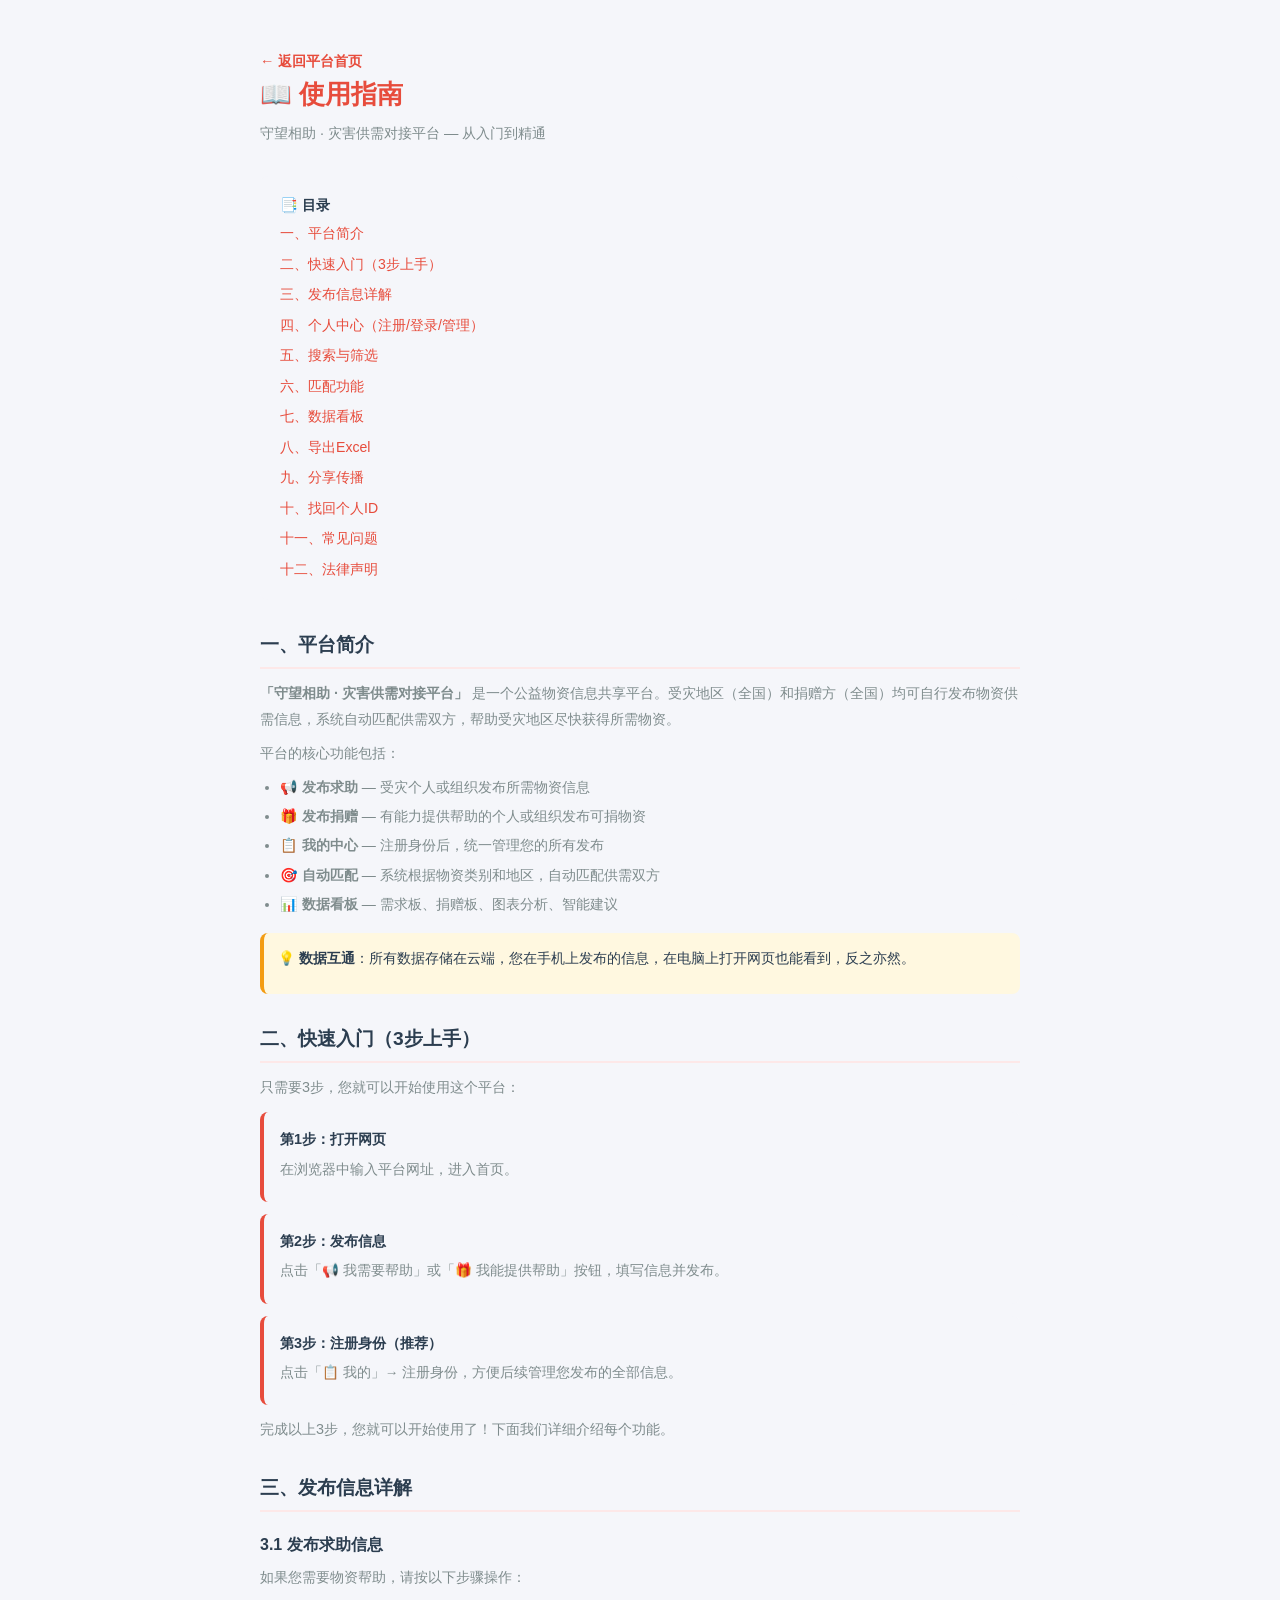
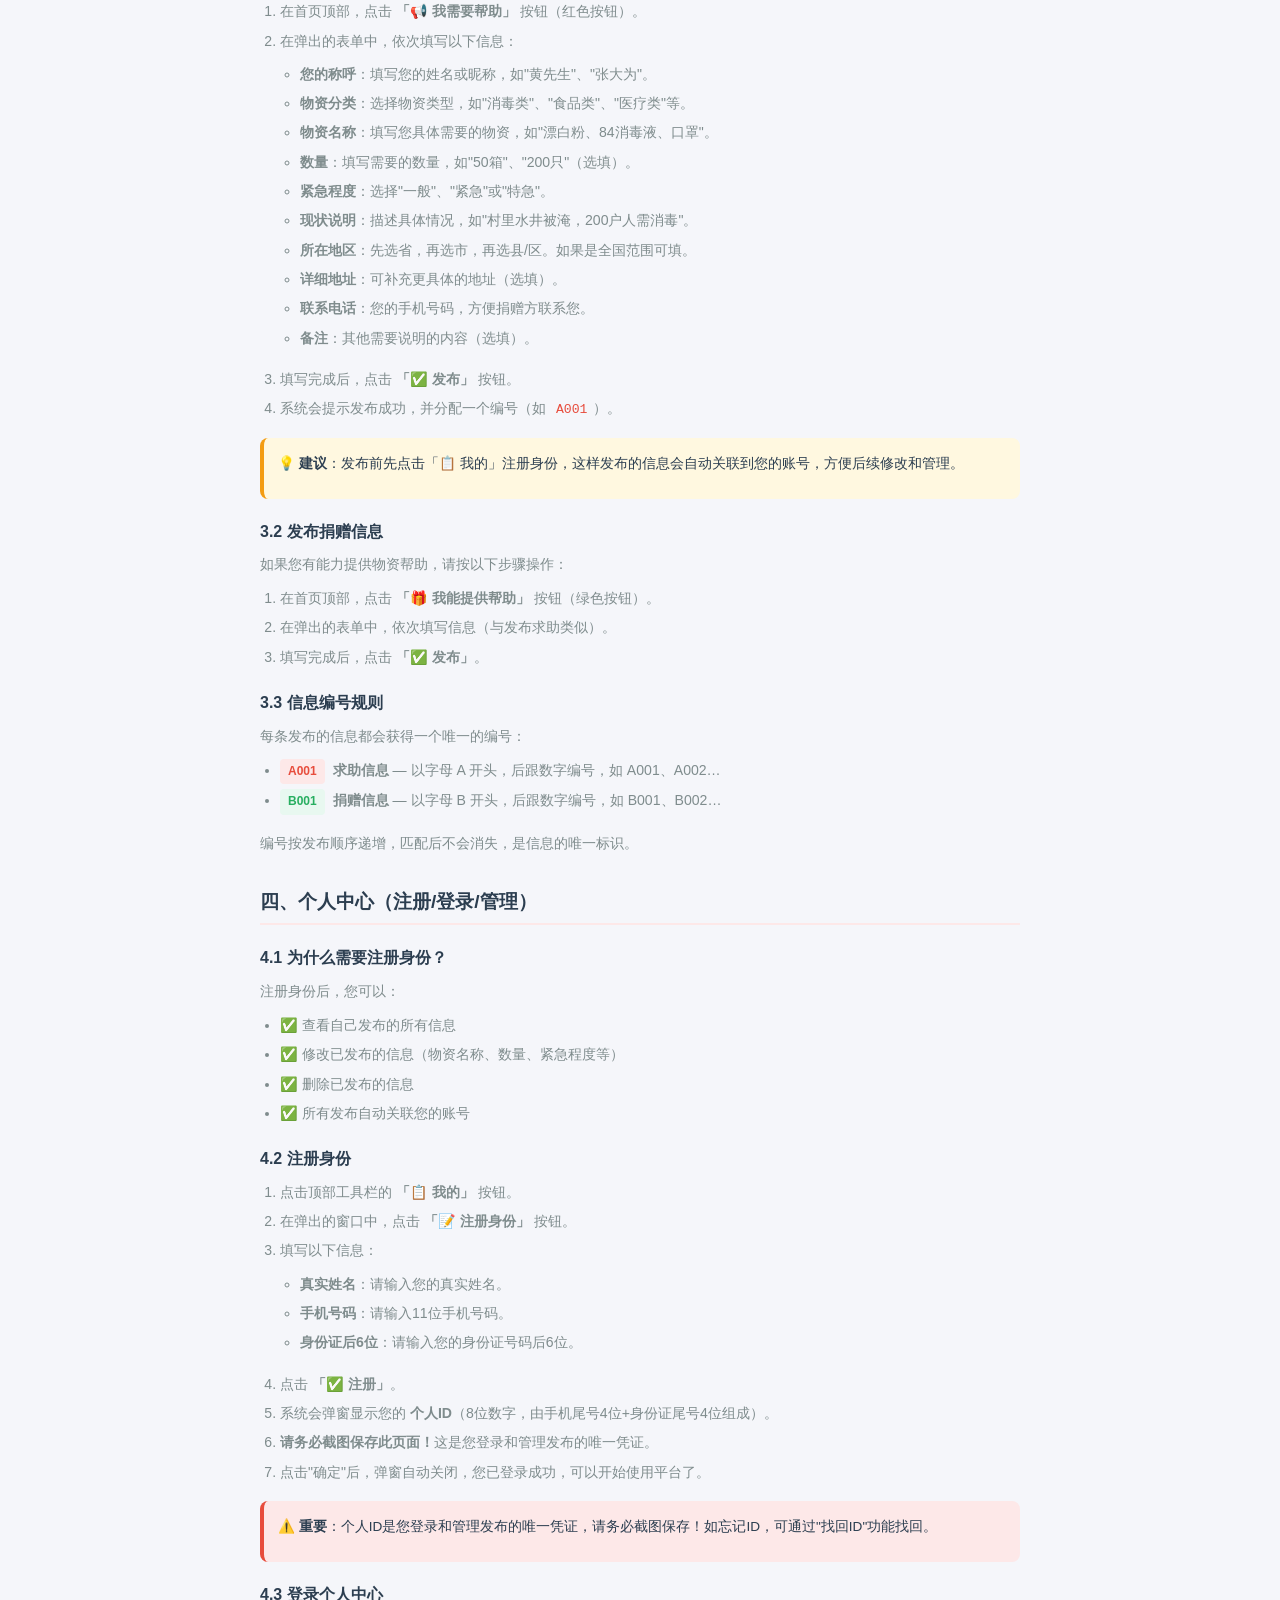
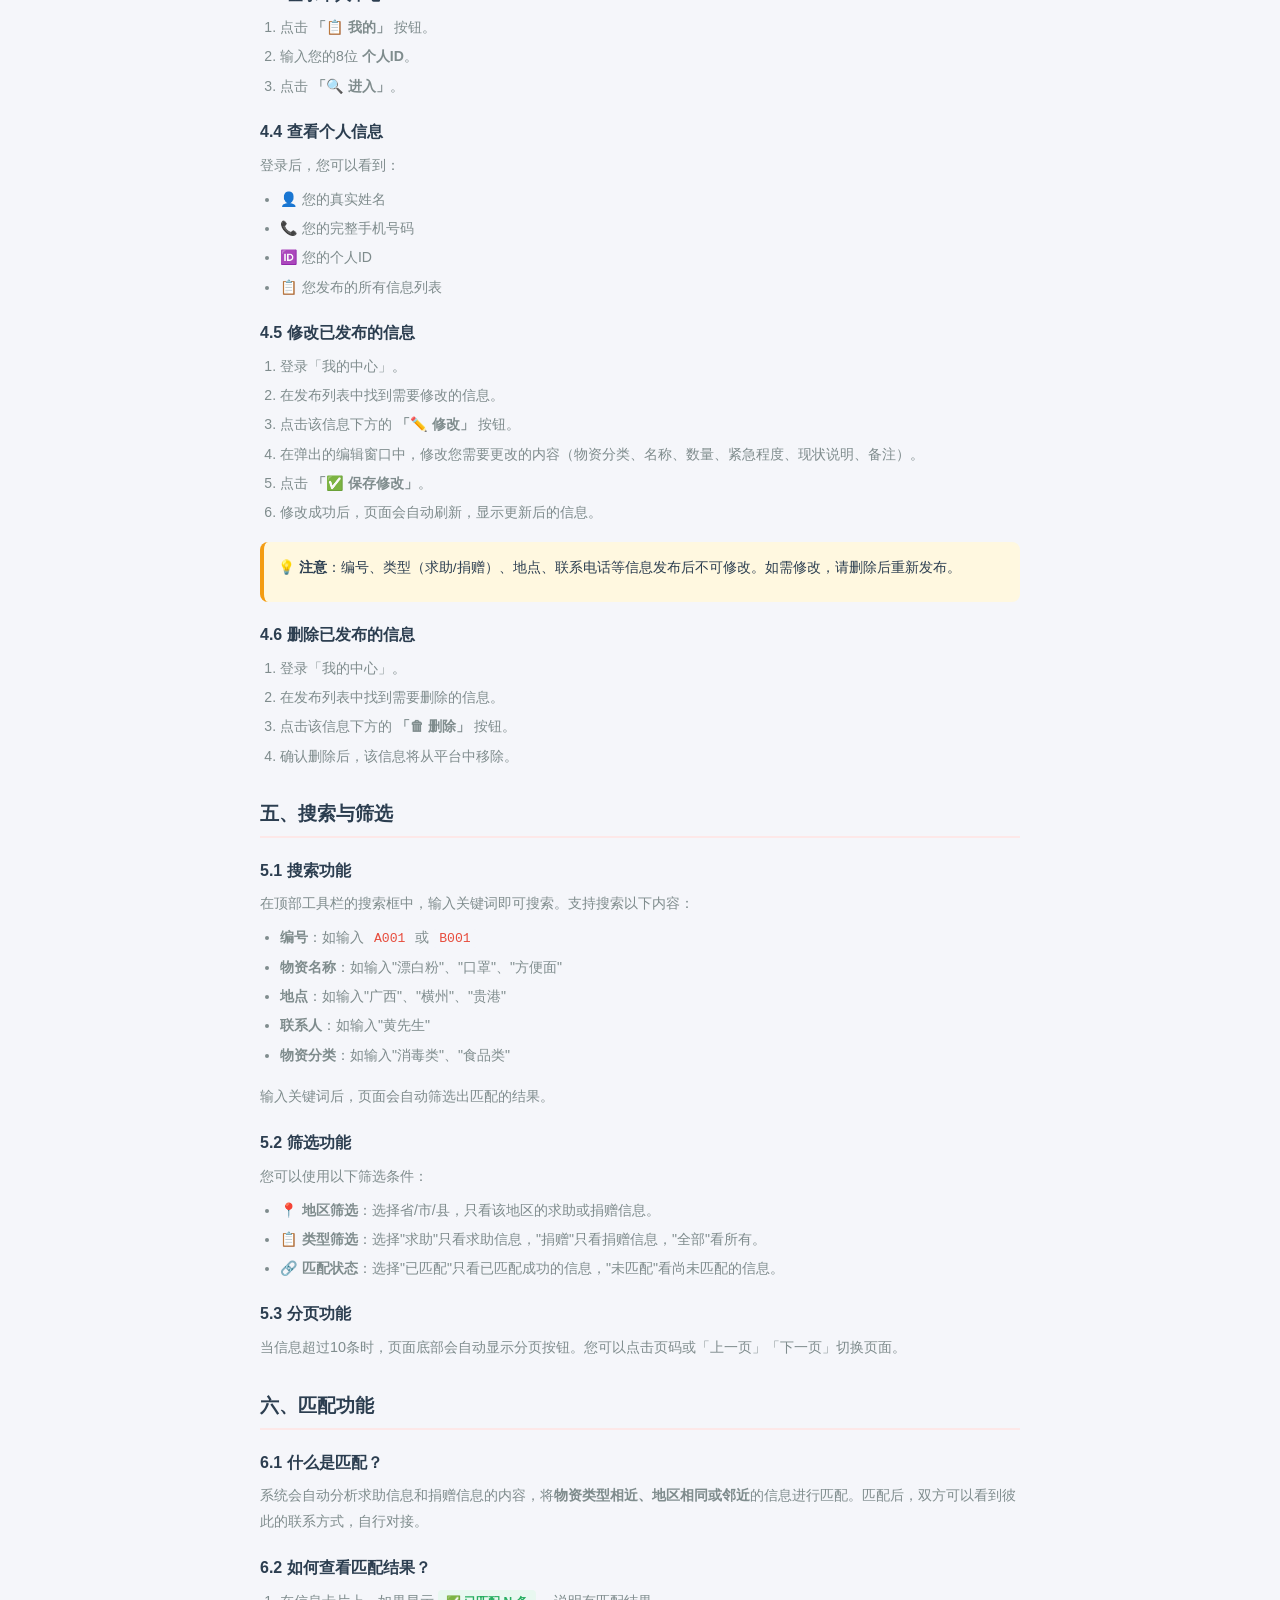
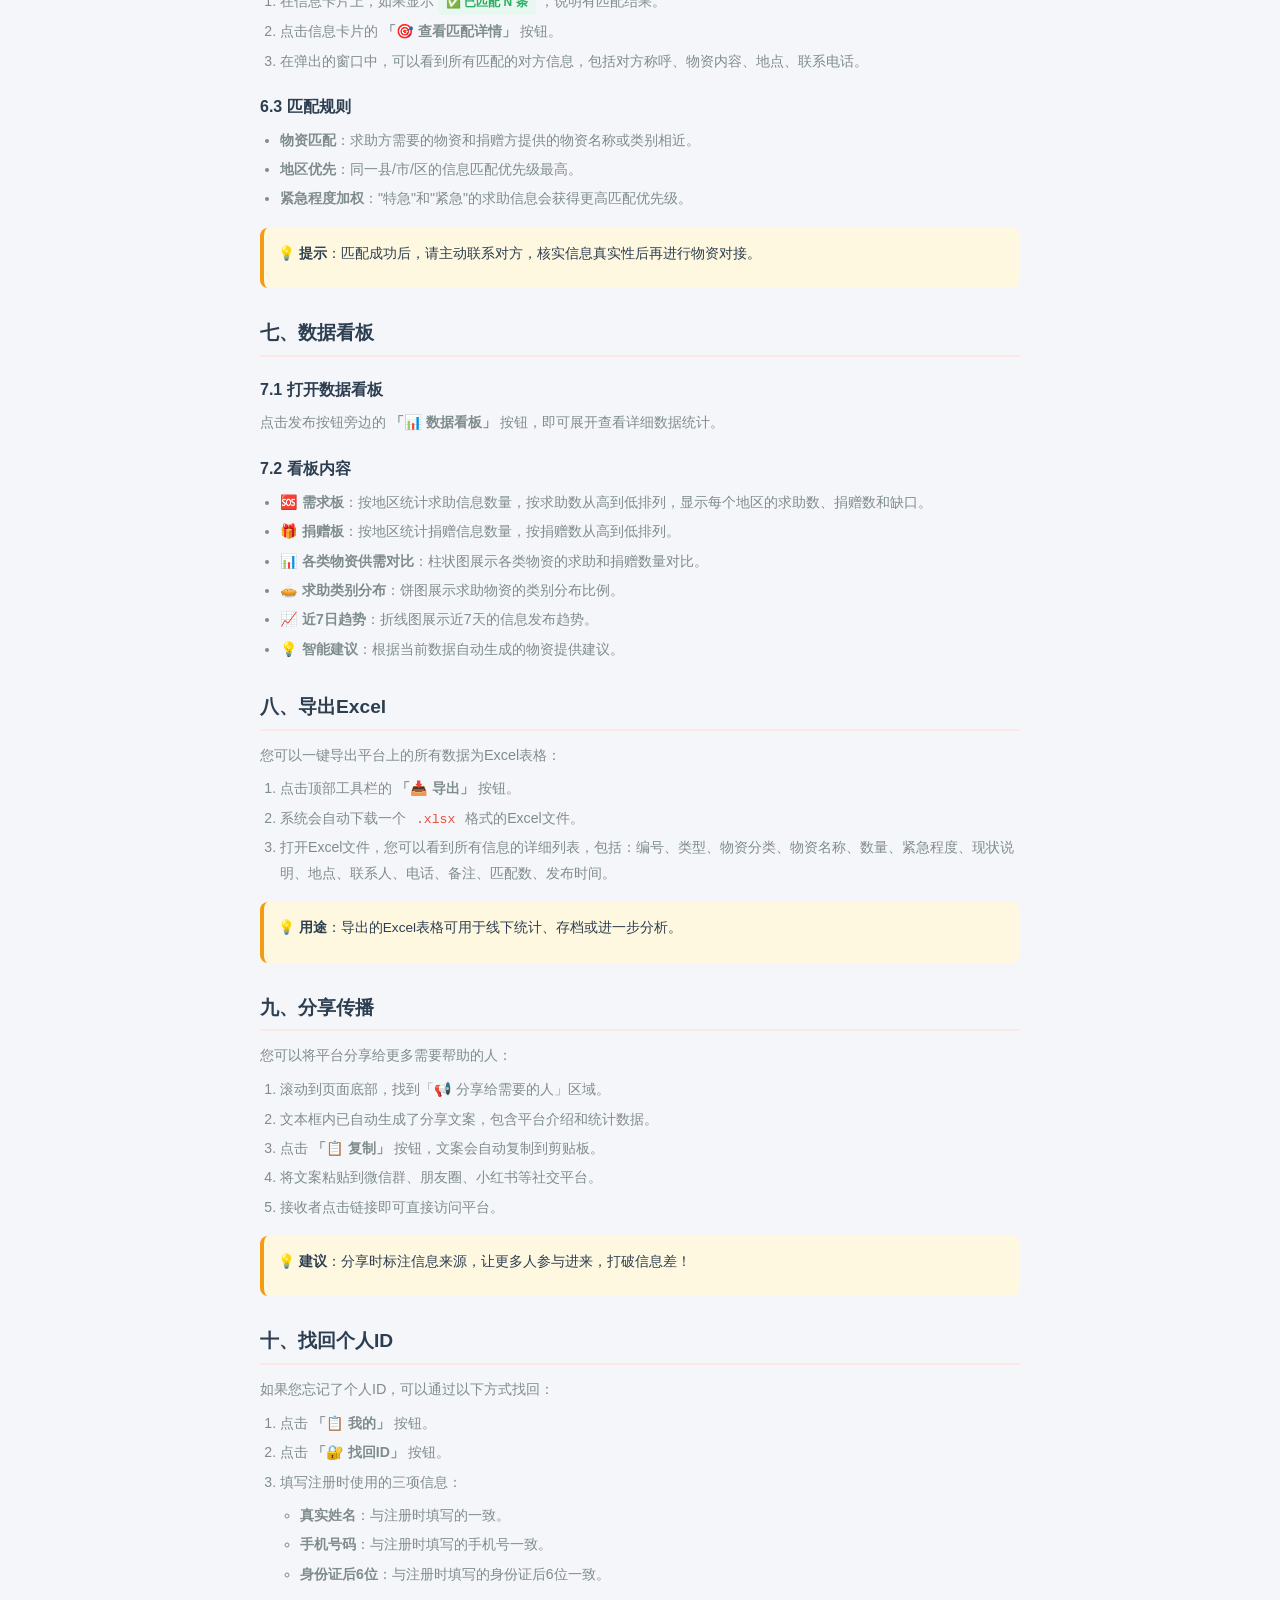
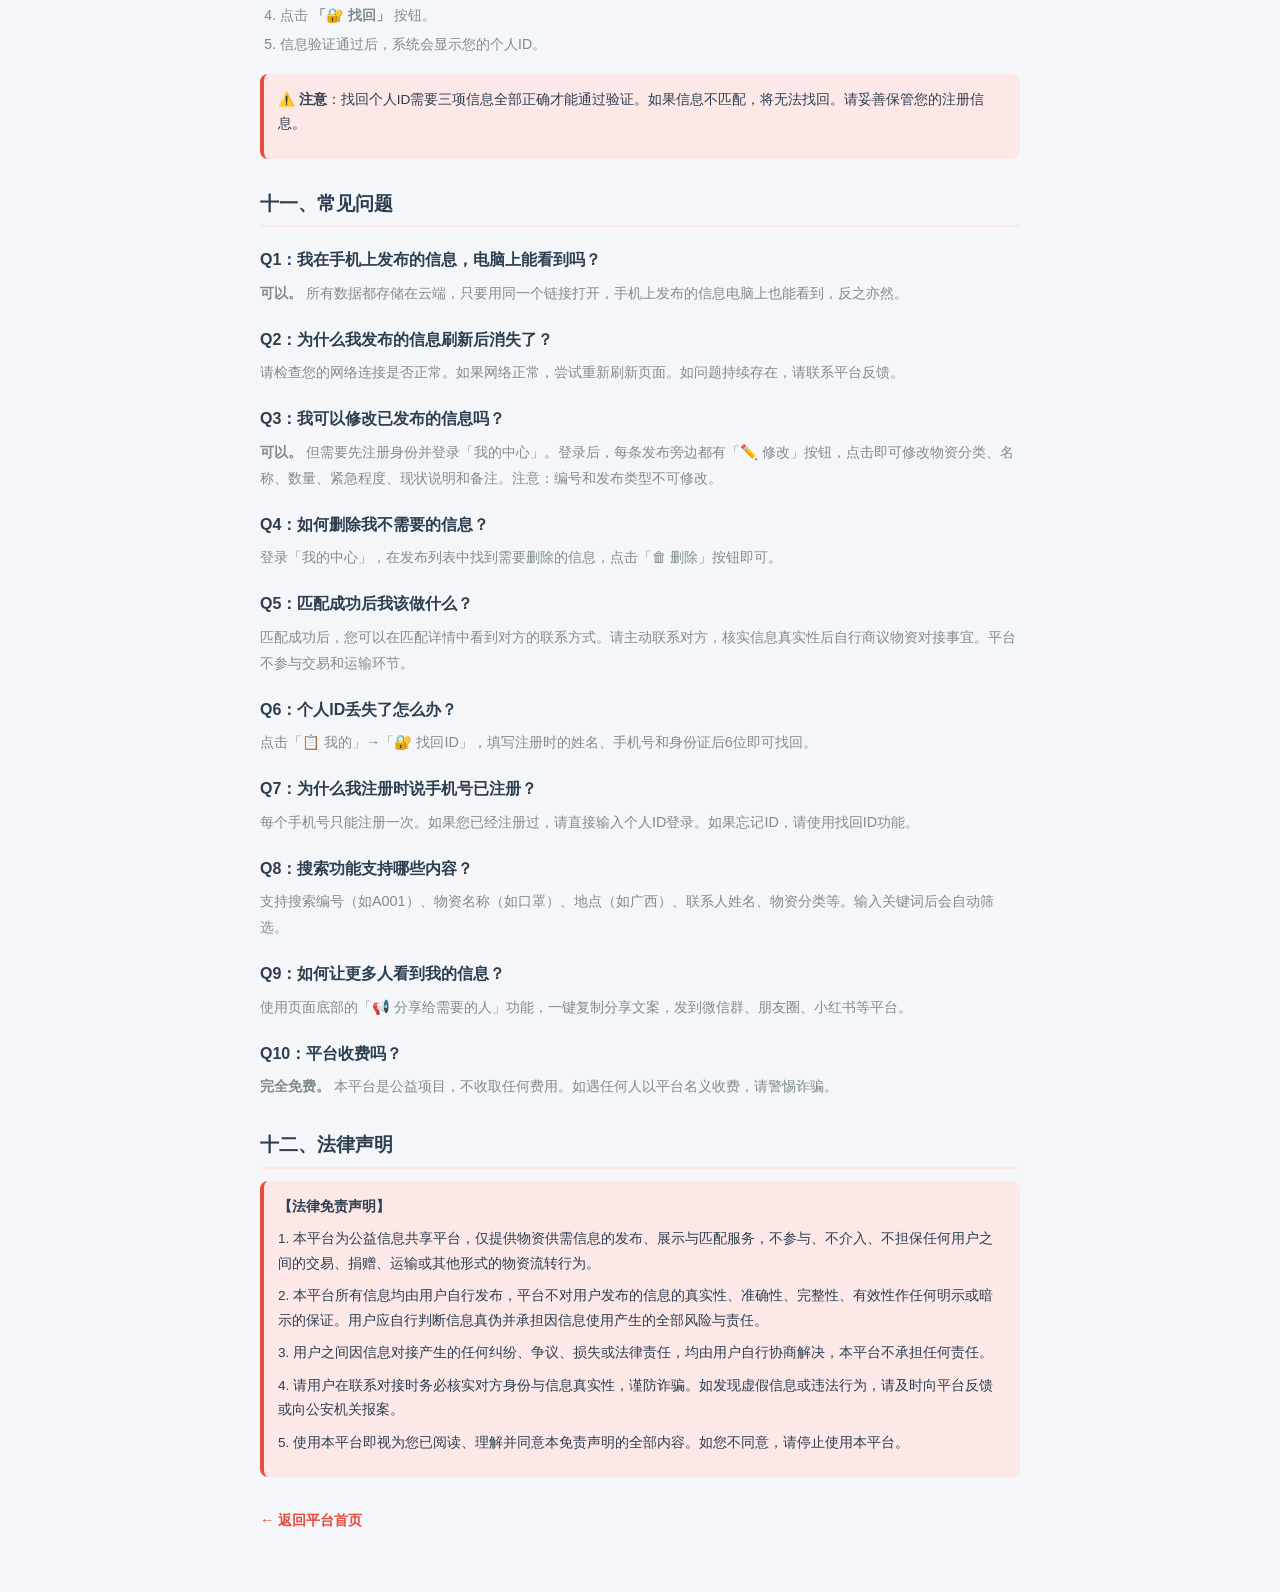
<file: guide.html>
<!DOCTYPE html>
<html lang="zh-CN">
<head>
<meta charset="UTF-8">
<meta name="viewport" content="width=device-width,initial-scale=1.0">
<title>使用指南 · 守望相助 · 灾害供需对接平台</title>
<link rel="stylesheet" href="css/main.css">
<style>
.guide { max-width: 800px; margin: 0 auto; padding: 30px 20px 60px; }
.guide h1 { font-size: 1.6rem; color: var(--primary); margin-bottom: 6px; }
.guide .subtitle { color: var(--text-light); font-size: .9rem; margin-bottom: 30px; }
.guide h2 { font-size: 1.2rem; color: var(--text); margin: 30px 0 12px; padding-bottom: 6px; border-bottom: 2px solid var(--primary-light); }
.guide h3 { font-size: 1rem; color: var(--text); margin: 20px 0 8px; }
.guide p { font-size: .9rem; line-height: 1.8; color: var(--text-light); margin-bottom: 8px; }
.guide ul, .guide ol { margin: 8px 0 16px 20px; }
.guide li { font-size: .88rem; line-height: 1.8; color: var(--text-light); margin-bottom: 4px; }
.guide .step-box { background: var(--bg); border-radius: var(--radius-sm); padding: 16px; margin: 12px 0; border-left: 4px solid var(--primary); }
.guide .step-box h4 { font-size: .9rem; color: var(--text); margin-bottom: 6px; }
.guide .step-box p { font-size: .85rem; margin-bottom: 4px; }
.guide .tip-box { background: var(--warning-light); border-radius: var(--radius-sm); padding: 14px; margin: 12px 0; border-left: 4px solid var(--warning); }
.guide .tip-box p { font-size: .85rem; color: var(--text); }
.guide .warning-box { background: var(--primary-light); border-radius: var(--radius-sm); padding: 14px; margin: 12px 0; border-left: 4px solid var(--primary); }
.guide .warning-box p { font-size: .85rem; color: var(--text); }
.guide .back-link { display: inline-block; margin-top: 20px; color: var(--primary); font-size: .9rem; text-decoration: none; font-weight: 600; }
.guide .back-link:hover { text-decoration: underline; }
.guide .toc { background: var(--bg); border-radius: var(--radius-sm); padding: 16px 20px; margin: 20px 0; }
.guide .toc a { display: block; padding: 4px 0; color: var(--primary); font-size: .88rem; text-decoration: none; }
.guide .toc a:hover { text-decoration: underline; }
.guide code { background: var(--bg); padding: 2px 6px; border-radius: 3px; font-size: .82rem; color: var(--primary); }
.guide .tag { display: inline-block; padding: 2px 8px; border-radius: 4px; font-size: .75rem; font-weight: 600; margin-right: 4px; }
.tag-red { background: var(--primary-light); color: var(--primary); }
.tag-green { background: var(--success-light); color: var(--success); }
.tag-yellow { background: var(--warning-light); color: var(--warning); }
@media (max-width:600px) { .guide { padding: 20px 14px 40px; } }
</style>
</head>
<body style="background:var(--bg);">
<div class="guide">
    <a href="index.html" class="back-link">← 返回平台首页</a>
    <h1>📖 使用指南</h1>
    <p class="subtitle">守望相助 · 灾害供需对接平台 — 从入门到精通</p>

    <div class="toc">
        <strong style="font-size:.9rem;">📑 目录</strong>
        <a href="#intro">一、平台简介</a>
        <a href="#start">二、快速入门（3步上手）</a>
        <a href="#publish">三、发布信息详解</a>
        <a href="#identity">四、个人中心（注册/登录/管理）</a>
        <a href="#search">五、搜索与筛选</a>
        <a href="#match">六、匹配功能</a>
        <a href="#dashboard">七、数据看板</a>
        <a href="#export">八、导出Excel</a>
        <a href="#share">九、分享传播</a>
        <a href="#recover">十、找回个人ID</a>
        <a href="#faq">十一、常见问题</a>
        <a href="#legal">十二、法律声明</a>
    </div>

    <!-- ====== 一、平台简介 ====== -->
    <h2 id="intro">一、平台简介</h2>
    <p><strong>「守望相助 · 灾害供需对接平台」</strong> 是一个公益物资信息共享平台。受灾地区（全国）和捐赠方（全国）均可自行发布物资供需信息，系统自动匹配供需双方，帮助受灾地区尽快获得所需物资。</p>
    <p>平台的核心功能包括：</p>
    <ul>
        <li><strong>📢 发布求助</strong> — 受灾个人或组织发布所需物资信息</li>
        <li><strong>🎁 发布捐赠</strong> — 有能力提供帮助的个人或组织发布可捐物资</li>
        <li><strong>📋 我的中心</strong> — 注册身份后，统一管理您的所有发布</li>
        <li><strong>🎯 自动匹配</strong> — 系统根据物资类别和地区，自动匹配供需双方</li>
        <li><strong>📊 数据看板</strong> — 需求板、捐赠板、图表分析、智能建议</li>
    </ul>
    <div class="tip-box"><p>💡 <strong>数据互通</strong>：所有数据存储在云端，您在手机上发布的信息，在电脑上打开网页也能看到，反之亦然。</p></div>

    <!-- ====== 二、快速入门 ====== -->
    <h2 id="start">二、快速入门（3步上手）</h2>
    <p>只需要3步，您就可以开始使用这个平台：</p>
    <div class="step-box">
        <h4>第1步：打开网页</h4>
        <p>在浏览器中输入平台网址，进入首页。</p>
    </div>
    <div class="step-box">
        <h4>第2步：发布信息</h4>
        <p>点击「📢 我需要帮助」或「🎁 我能提供帮助」按钮，填写信息并发布。</p>
    </div>
    <div class="step-box">
        <h4>第3步：注册身份（推荐）</h4>
        <p>点击「📋 我的」→ 注册身份，方便后续管理您发布的全部信息。</p>
    </div>
    <p>完成以上3步，您就可以开始使用了！下面我们详细介绍每个功能。</p>

    <!-- ====== 三、发布信息详解 ====== -->
    <h2 id="publish">三、发布信息详解</h2>

    <h3>3.1 发布求助信息</h3>
    <p>如果您需要物资帮助，请按以下步骤操作：</p>
    <ol>
        <li>在首页顶部，点击 <strong>「📢 我需要帮助」</strong> 按钮（红色按钮）。</li>
        <li>在弹出的表单中，依次填写以下信息：
            <ul>
                <li><strong>您的称呼</strong>：填写您的姓名或昵称，如"黄先生"、"张大为"。</li>
                <li><strong>物资分类</strong>：选择物资类型，如"消毒类"、"食品类"、"医疗类"等。</li>
                <li><strong>物资名称</strong>：填写您具体需要的物资，如"漂白粉、84消毒液、口罩"。</li>
                <li><strong>数量</strong>：填写需要的数量，如"50箱"、"200只"（选填）。</li>
                <li><strong>紧急程度</strong>：选择"一般"、"紧急"或"特急"。</li>
                <li><strong>现状说明</strong>：描述具体情况，如"村里水井被淹，200户人需消毒"。</li>
                <li><strong>所在地区</strong>：先选省，再选市，再选县/区。如果是全国范围可填。</li>
                <li><strong>详细地址</strong>：可补充更具体的地址（选填）。</li>
                <li><strong>联系电话</strong>：您的手机号码，方便捐赠方联系您。</li>
                <li><strong>备注</strong>：其他需要说明的内容（选填）。</li>
            </ul>
        </li>
        <li>填写完成后，点击 <strong>「✅ 发布」</strong> 按钮。</li>
        <li>系统会提示发布成功，并分配一个编号（如 <code>A001</code>）。</li>
    </ol>
    <div class="tip-box"><p>💡 <strong>建议</strong>：发布前先点击「📋 我的」注册身份，这样发布的信息会自动关联到您的账号，方便后续修改和管理。</p></div>

    <h3>3.2 发布捐赠信息</h3>
    <p>如果您有能力提供物资帮助，请按以下步骤操作：</p>
    <ol>
        <li>在首页顶部，点击 <strong>「🎁 我能提供帮助」</strong> 按钮（绿色按钮）。</li>
        <li>在弹出的表单中，依次填写信息（与发布求助类似）。</li>
        <li>填写完成后，点击 <strong>「✅ 发布」</strong>。</li>
    </ol>

    <h3>3.3 信息编号规则</h3>
    <p>每条发布的信息都会获得一个唯一的编号：</p>
    <ul>
        <li><span class="tag tag-red">A001</span> <strong>求助信息</strong> — 以字母 A 开头，后跟数字编号，如 A001、A002…</li>
        <li><span class="tag tag-green">B001</span> <strong>捐赠信息</strong> — 以字母 B 开头，后跟数字编号，如 B001、B002…</li>
    </ul>
    <p>编号按发布顺序递增，匹配后不会消失，是信息的唯一标识。</p>

    <!-- ====== 四、个人中心 ====== -->
    <h2 id="identity">四、个人中心（注册/登录/管理）</h2>

    <h3>4.1 为什么需要注册身份？</h3>
    <p>注册身份后，您可以：</p>
    <ul>
        <li>✅ 查看自己发布的所有信息</li>
        <li>✅ 修改已发布的信息（物资名称、数量、紧急程度等）</li>
        <li>✅ 删除已发布的信息</li>
        <li>✅ 所有发布自动关联您的账号</li>
    </ul>

    <h3>4.2 注册身份</h3>
    <ol>
        <li>点击顶部工具栏的 <strong>「📋 我的」</strong> 按钮。</li>
        <li>在弹出的窗口中，点击 <strong>「📝 注册身份」</strong> 按钮。</li>
        <li>填写以下信息：
            <ul>
                <li><strong>真实姓名</strong>：请输入您的真实姓名。</li>
                <li><strong>手机号码</strong>：请输入11位手机号码。</li>
                <li><strong>身份证后6位</strong>：请输入您的身份证号码后6位。</li>
            </ul>
        </li>
        <li>点击 <strong>「✅ 注册」</strong>。</li>
        <li>系统会弹窗显示您的 <strong>个人ID</strong>（8位数字，由手机尾号4位+身份证尾号4位组成）。</li>
        <li><strong>请务必截图保存此页面！</strong>这是您登录和管理发布的唯一凭证。</li>
        <li>点击"确定"后，弹窗自动关闭，您已登录成功，可以开始使用平台了。</li>
    </ol>
    <div class="warning-box"><p>⚠️ <strong>重要</strong>：个人ID是您登录和管理发布的唯一凭证，请务必截图保存！如忘记ID，可通过"找回ID"功能找回。</p></div>

    <h3>4.3 登录个人中心</h3>
    <ol>
        <li>点击 <strong>「📋 我的」</strong> 按钮。</li>
        <li>输入您的8位 <strong>个人ID</strong>。</li>
        <li>点击 <strong>「🔍 进入」</strong>。</li>
    </ol>

    <h3>4.4 查看个人信息</h3>
    <p>登录后，您可以看到：</p>
    <ul>
        <li>👤 您的真实姓名</li>
        <li>📞 您的完整手机号码</li>
        <li>🆔 您的个人ID</li>
        <li>📋 您发布的所有信息列表</li>
    </ul>

    <h3>4.5 修改已发布的信息</h3>
    <ol>
        <li>登录「我的中心」。</li>
        <li>在发布列表中找到需要修改的信息。</li>
        <li>点击该信息下方的 <strong>「✏️ 修改」</strong> 按钮。</li>
        <li>在弹出的编辑窗口中，修改您需要更改的内容（物资分类、名称、数量、紧急程度、现状说明、备注）。</li>
        <li>点击 <strong>「✅ 保存修改」</strong>。</li>
        <li>修改成功后，页面会自动刷新，显示更新后的信息。</li>
    </ol>
    <div class="tip-box"><p>💡 <strong>注意</strong>：编号、类型（求助/捐赠）、地点、联系电话等信息发布后不可修改。如需修改，请删除后重新发布。</p></div>

    <h3>4.6 删除已发布的信息</h3>
    <ol>
        <li>登录「我的中心」。</li>
        <li>在发布列表中找到需要删除的信息。</li>
        <li>点击该信息下方的 <strong>「🗑 删除」</strong> 按钮。</li>
        <li>确认删除后，该信息将从平台中移除。</li>
    </ol>

    <!-- ====== 五、搜索与筛选 ====== -->
    <h2 id="search">五、搜索与筛选</h2>

    <h3>5.1 搜索功能</h3>
    <p>在顶部工具栏的搜索框中，输入关键词即可搜索。支持搜索以下内容：</p>
    <ul>
        <li><strong>编号</strong>：如输入 <code>A001</code> 或 <code>B001</code></li>
        <li><strong>物资名称</strong>：如输入"漂白粉"、"口罩"、"方便面"</li>
        <li><strong>地点</strong>：如输入"广西"、"横州"、"贵港"</li>
        <li><strong>联系人</strong>：如输入"黄先生"</li>
        <li><strong>物资分类</strong>：如输入"消毒类"、"食品类"</li>
    </ul>
    <p>输入关键词后，页面会自动筛选出匹配的结果。</p>

    <h3>5.2 筛选功能</h3>
    <p>您可以使用以下筛选条件：</p>
    <ul>
        <li><strong>📍 地区筛选</strong>：选择省/市/县，只看该地区的求助或捐赠信息。</li>
        <li><strong>📋 类型筛选</strong>：选择"求助"只看求助信息，"捐赠"只看捐赠信息，"全部"看所有。</li>
        <li><strong>🔗 匹配状态</strong>：选择"已匹配"只看已匹配成功的信息，"未匹配"看尚未匹配的信息。</li>
    </ul>

    <h3>5.3 分页功能</h3>
    <p>当信息超过10条时，页面底部会自动显示分页按钮。您可以点击页码或「上一页」「下一页」切换页面。</p>

    <!-- ====== 六、匹配功能 ====== -->
    <h2 id="match">六、匹配功能</h2>

    <h3>6.1 什么是匹配？</h3>
    <p>系统会自动分析求助信息和捐赠信息的内容，将<strong>物资类型相近、地区相同或邻近</strong>的信息进行匹配。匹配后，双方可以看到彼此的联系方式，自行对接。</p>

    <h3>6.2 如何查看匹配结果？</h3>
    <ol>
        <li>在信息卡片上，如果显示 <span class="tag tag-green">✅ 已匹配 N 条</span>，说明有匹配结果。</li>
        <li>点击信息卡片的 <strong>「🎯 查看匹配详情」</strong> 按钮。</li>
        <li>在弹出的窗口中，可以看到所有匹配的对方信息，包括对方称呼、物资内容、地点、联系电话。</li>
    </ol>

    <h3>6.3 匹配规则</h3>
    <ul>
        <li><strong>物资匹配</strong>：求助方需要的物资和捐赠方提供的物资名称或类别相近。</li>
        <li><strong>地区优先</strong>：同一县/市/区的信息匹配优先级最高。</li>
        <li><strong>紧急程度加权</strong>："特急"和"紧急"的求助信息会获得更高匹配优先级。</li>
    </ul>
    <div class="tip-box"><p>💡 <strong>提示</strong>：匹配成功后，请主动联系对方，核实信息真实性后再进行物资对接。</p></div>

    <!-- ====== 七、数据看板 ====== -->
    <h2 id="dashboard">七、数据看板</h2>

    <h3>7.1 打开数据看板</h3>
    <p>点击发布按钮旁边的 <strong>「📊 数据看板」</strong> 按钮，即可展开查看详细数据统计。</p>

    <h3>7.2 看板内容</h3>
    <ul>
        <li><strong>🆘 需求板</strong>：按地区统计求助信息数量，按求助数从高到低排列，显示每个地区的求助数、捐赠数和缺口。</li>
        <li><strong>🎁 捐赠板</strong>：按地区统计捐赠信息数量，按捐赠数从高到低排列。</li>
        <li><strong>📊 各类物资供需对比</strong>：柱状图展示各类物资的求助和捐赠数量对比。</li>
        <li><strong>🥧 求助类别分布</strong>：饼图展示求助物资的类别分布比例。</li>
        <li><strong>📈 近7日趋势</strong>：折线图展示近7天的信息发布趋势。</li>
        <li><strong>💡 智能建议</strong>：根据当前数据自动生成的物资提供建议。</li>
    </ul>

    <!-- ====== 八、导出Excel ====== -->
    <h2 id="export">八、导出Excel</h2>
    <p>您可以一键导出平台上的所有数据为Excel表格：</p>
    <ol>
        <li>点击顶部工具栏的 <strong>「📥 导出」</strong> 按钮。</li>
        <li>系统会自动下载一个 <code>.xlsx</code> 格式的Excel文件。</li>
        <li>打开Excel文件，您可以看到所有信息的详细列表，包括：编号、类型、物资分类、物资名称、数量、紧急程度、现状说明、地点、联系人、电话、备注、匹配数、发布时间。</li>
    </ol>
    <div class="tip-box"><p>💡 <strong>用途</strong>：导出的Excel表格可用于线下统计、存档或进一步分析。</p></div>

    <!-- ====== 九、分享传播 ====== -->
    <h2 id="share">九、分享传播</h2>
    <p>您可以将平台分享给更多需要帮助的人：</p>
    <ol>
        <li>滚动到页面底部，找到「📢 分享给需要的人」区域。</li>
        <li>文本框内已自动生成了分享文案，包含平台介绍和统计数据。</li>
        <li>点击 <strong>「📋 复制」</strong> 按钮，文案会自动复制到剪贴板。</li>
        <li>将文案粘贴到微信群、朋友圈、小红书等社交平台。</li>
        <li>接收者点击链接即可直接访问平台。</li>
    </ol>
    <div class="tip-box"><p>💡 <strong>建议</strong>：分享时标注信息来源，让更多人参与进来，打破信息差！</p></div>

    <!-- ====== 十、找回个人ID ====== -->
    <h2 id="recover">十、找回个人ID</h2>
    <p>如果您忘记了个人ID，可以通过以下方式找回：</p>
    <ol>
        <li>点击 <strong>「📋 我的」</strong> 按钮。</li>
        <li>点击 <strong>「🔐 找回ID」</strong> 按钮。</li>
        <li>填写注册时使用的三项信息：
            <ul>
                <li><strong>真实姓名</strong>：与注册时填写的一致。</li>
                <li><strong>手机号码</strong>：与注册时填写的手机号一致。</li>
                <li><strong>身份证后6位</strong>：与注册时填写的身份证后6位一致。</li>
            </ul>
        </li>
        <li>点击 <strong>「🔐 找回」</strong> 按钮。</li>
        <li>信息验证通过后，系统会显示您的个人ID。</li>
    </ol>
    <div class="warning-box"><p>⚠️ <strong>注意</strong>：找回个人ID需要三项信息全部正确才能通过验证。如果信息不匹配，将无法找回。请妥善保管您的注册信息。</p></div>

    <!-- ====== 十一、常见问题 ====== -->
    <h2 id="faq">十一、常见问题</h2>

    <h3>Q1：我在手机上发布的信息，电脑上能看到吗？</h3>
    <p><strong>可以。</strong> 所有数据都存储在云端，只要用同一个链接打开，手机上发布的信息电脑上也能看到，反之亦然。</p>

    <h3>Q2：为什么我发布的信息刷新后消失了？</h3>
    <p>请检查您的网络连接是否正常。如果网络正常，尝试重新刷新页面。如问题持续存在，请联系平台反馈。</p>

    <h3>Q3：我可以修改已发布的信息吗？</h3>
    <p><strong>可以。</strong> 但需要先注册身份并登录「我的中心」。登录后，每条发布旁边都有「✏️ 修改」按钮，点击即可修改物资分类、名称、数量、紧急程度、现状说明和备注。注意：编号和发布类型不可修改。</p>

    <h3>Q4：如何删除我不需要的信息？</h3>
    <p>登录「我的中心」，在发布列表中找到需要删除的信息，点击「🗑 删除」按钮即可。</p>

    <h3>Q5：匹配成功后我该做什么？</h3>
    <p>匹配成功后，您可以在匹配详情中看到对方的联系方式。请主动联系对方，核实信息真实性后自行商议物资对接事宜。平台不参与交易和运输环节。</p>

    <h3>Q6：个人ID丢失了怎么办？</h3>
    <p>点击「📋 我的」→「🔐 找回ID」，填写注册时的姓名、手机号和身份证后6位即可找回。</p>

    <h3>Q7：为什么我注册时说手机号已注册？</h3>
    <p>每个手机号只能注册一次。如果您已经注册过，请直接输入个人ID登录。如果忘记ID，请使用找回ID功能。</p>

    <h3>Q8：搜索功能支持哪些内容？</h3>
    <p>支持搜索编号（如A001）、物资名称（如口罩）、地点（如广西）、联系人姓名、物资分类等。输入关键词后会自动筛选。</p>

    <h3>Q9：如何让更多人看到我的信息？</h3>
    <p>使用页面底部的「📢 分享给需要的人」功能，一键复制分享文案，发到微信群、朋友圈、小红书等平台。</p>

    <h3>Q10：平台收费吗？</h3>
    <p><strong>完全免费。</strong> 本平台是公益项目，不收取任何费用。如遇任何人以平台名义收费，请警惕诈骗。</p>

    <!-- ====== 十二、法律声明 ====== -->
    <h2 id="legal">十二、法律声明</h2>
    <div class="warning-box">
        <p><strong>【法律免责声明】</strong></p>
        <p>1. 本平台为公益信息共享平台，仅提供物资供需信息的发布、展示与匹配服务，不参与、不介入、不担保任何用户之间的交易、捐赠、运输或其他形式的物资流转行为。</p>
        <p>2. 本平台所有信息均由用户自行发布，平台不对用户发布的信息的真实性、准确性、完整性、有效性作任何明示或暗示的保证。用户应自行判断信息真伪并承担因信息使用产生的全部风险与责任。</p>
        <p>3. 用户之间因信息对接产生的任何纠纷、争议、损失或法律责任，均由用户自行协商解决，本平台不承担任何责任。</p>
        <p>4. 请用户在联系对接时务必核实对方身份与信息真实性，谨防诈骗。如发现虚假信息或违法行为，请及时向平台反馈或向公安机关报案。</p>
        <p>5. 使用本平台即视为您已阅读、理解并同意本免责声明的全部内容。如您不同意，请停止使用本平台。</p>
    </div>

    <a href="index.html" class="back-link">← 返回平台首页</a>
</div>
</body>
</html>
</file>
<file: css/main.css>
/* ===== Reset & Base ===== */
*, *::before, *::after { box-sizing: border-box; margin: 0; padding: 0; }
:root {
  --primary: #e74c3c; --primary-dark: #c0392b; --primary-light: #fde8e8;
  --success: #27ae60; --success-light: #e8f8f0; --warning: #f39c12; --warning-light: #fff8e0;
  --bg: #f5f6fa; --card-bg: #fff; --text: #2c3e50; --text-light: #7f8c8d; --text-muted: #bdc3c7;
  --border: #e8eaed; --shadow: 0 2px 8px rgba(231,76,60,0.08);
  --radius: 12px; --radius-sm: 8px;
}
body {
  font-family: -apple-system, BlinkMacSystemFont, "Segoe UI", Roboto, "PingFang SC", "Microsoft YaHei", sans-serif;
  background: var(--bg); color: var(--text); line-height: 1.6; min-height: 100vh;
}
.container { max-width: 960px; margin: 0 auto; padding: 0 16px; }

/* ===== Header ===== */
.header { background: linear-gradient(135deg,var(--primary),var(--primary-dark)); color:#fff; padding:14px 0; position:sticky; top:0; z-index:100; box-shadow:0 2px 12px rgba(231,76,60,.3); }
.header-inner { display:flex; align-items:center; justify-content:space-between; flex-wrap:wrap; gap:10px; }
.logo { display:flex; align-items:center; gap:10px; }
.logo-icon { font-size:1.8rem; }
.logo h1 { font-size:1.2rem; font-weight:800; letter-spacing:2px; }
.logo-sub { font-size:.72rem; opacity:.85; margin-top:1px; }
.header-right { display:flex; align-items:center; gap:10px; }
.warm-bar { background: rgba(255,255,255,0.12); backdrop-filter: blur(4px); padding: 6px 0; margin-top: 8px; border-top: 1px solid rgba(255,255,255,0.15); }
.warm-text { display: block; text-align: center; font-size: 0.8rem; color: rgba(255,255,255,0.95); font-weight: 500; letter-spacing: 0.5px; transition: opacity 0.5s ease; }
.last-update { font-size:.75rem; opacity:.9; white-space:nowrap; }
.btn { display:inline-flex; align-items:center; gap:4px; padding:7px 14px; border:none; border-radius:var(--radius-sm); font-size:.82rem; font-weight:600; cursor:pointer; transition:all .2s; }
.btn-refresh { background:rgba(255,255,255,.2); color:#fff; }
.btn-refresh:hover { background:rgba(255,255,255,.35); }

/* ===== Stats ===== */
.stats-bar { background:var(--card-bg); border-bottom:1px solid var(--border); padding:12px 0; }
.stats-inner { display:flex; justify-content:space-around; text-align:center; flex-wrap:wrap; gap:8px; }
.stat-item { display:flex; flex-direction:column; min-width:55px; }
.stat-num { font-size:1.5rem; font-weight:800; color:var(--primary); line-height:1.2; }
.stat-lbl { font-size:.72rem; color:var(--text-light); margin-top:1px; }

/* ===== Action Bar ===== */
.action-bar { background:var(--card-bg); border-bottom:1px solid var(--border); padding:12px 0; }
.action-row { display:flex; flex-direction:column; gap:10px; }
.publish-btns { display:flex; gap:10px; flex-wrap:wrap; }
.btn-pub { padding:10px 22px; border:none; border-radius:var(--radius-sm); font-size:.9rem; font-weight:700; cursor:pointer; transition:all .2s; white-space:nowrap; }
.btn-pub:hover { transform:translateY(-1px); box-shadow:0 3px 10px rgba(0,0,0,.1); }
.btn-pub:active { transform:scale(.97); }
.btn-pub-request { background:var(--primary); color:#fff; }
.btn-pub-request:hover { background:var(--primary-dark); }
.btn-pub-offer { background:var(--success); color:#fff; }
.btn-pub-offer:hover { background:#219a52; }
.btn-pub-dashboard { background:var(--text-light); color:#fff; font-size:.85rem; }
.btn-pub-dashboard:hover { background:var(--text); }
.btn-pub-dashboard.active { background:var(--primary); }

.action-tools { display:flex; gap:6px; flex-wrap:wrap; align-items:center; }
.action-tools input { flex:1; min-width:140px; padding:7px 10px; border:2px solid var(--border); border-radius:var(--radius-sm); font-size:.82rem; outline:none; background:var(--bg); }
.action-tools input:focus { border-color:var(--primary); }
.action-tools select { padding:7px 8px; border:2px solid var(--border); border-radius:var(--radius-sm); font-size:.8rem; background:var(--bg); cursor:pointer; outline:none; }
.action-tools select:focus { border-color:var(--primary); }
.btn-export { background:var(--primary); color:#fff; white-space:nowrap; }
.btn-export:hover { background:var(--primary-dark); }
.btn-my { background:transparent; color:var(--primary); border:1.5px solid var(--primary) !important; padding:7px 14px !important; white-space:nowrap; }
.btn-my:hover { background:var(--primary-light); }

/* ===== Dashboard Panel ===== */
.dashboard-panel { display:none; background:var(--card-bg); border-bottom:1px solid var(--border); padding:16px 0; }
.dashboard-panel.show { display:block; }
.dash-grid { display:grid; grid-template-columns:1fr 1fr 1fr; gap:12px; }
@media (max-width:700px) { .dash-grid { grid-template-columns:1fr 1fr; } }
@media (max-width:450px) { .dash-grid { grid-template-columns:1fr; } }
.dash-card { background:var(--bg); border-radius:var(--radius-sm); padding:10px; border:1px solid var(--border); }
.dash-card h4 { font-size:.78rem; color:var(--text); margin-bottom:6px; }
.dash-table-scroll { max-height:200px; overflow-y:auto; }
#countyTable { width:100%; border-collapse:collapse; font-size:.75rem; }
#countyTable th { background:var(--primary); color:#fff; padding:4px 6px; text-align:left; position:sticky; top:0; font-size:.72rem; }
#countyTable td { padding:3px 6px; border-bottom:1px solid var(--border); font-size:.72rem; }
#countyTable tr:hover td { background:var(--primary-light); }
.dash-note { font-size:.68rem; color:var(--text-muted); margin-top:4px; font-style:italic; }
.dash-suggestion-card { background:var(--warning-light); }
#suggestionBox p { font-size:.82rem; line-height:1.6; color:var(--text); padding:3px 0; }

/* ===== Tabs ===== */
.tab-section { background:var(--card-bg); border-bottom:1px solid var(--border); padding:0 0 10px; }
.tab-row { display:flex; gap:6px; align-items:center; }
.tab-btn { padding:6px 14px; border:none; border-radius:20px; font-size:.8rem; font-weight:600; background:transparent; color:var(--text-light); cursor:pointer; transition:all .2s; border:1px solid transparent; }
.tab-btn:hover { background:var(--primary-light); color:var(--text); }
.tab-btn.active { background:var(--primary); color:#fff; border-color:var(--primary); }
.tab-count { margin-left:auto; font-size:.75rem; color:var(--text-muted); }

/* ===== Card Grid ===== */
.main-content { padding:14px 0 20px; }
.card-grid { display:grid; grid-template-columns:1fr; gap:12px; }
.empty-state { text-align:center; padding:50px 20px; }
.empty-icon { font-size:3.5rem; margin-bottom:8px; }
.empty-state h3 { font-size:1.1rem; color:var(--text); margin-bottom:4px; }
.empty-state p { color:var(--text-light); font-size:.9rem; }

/* ===== Card ===== */
.card { background:var(--card-bg); border-radius:var(--radius); box-shadow:var(--shadow); padding:14px; border-left:4px solid var(--border); transition:transform .2s; animation:fadeIn .3s ease; font-size:.9rem; }
.card:hover { transform:translateY(-1px); box-shadow:0 4px 16px rgba(231,76,60,.12); }
.card.request { border-left-color:var(--primary); }
.card.offer { border-left-color:var(--success); }
.card-header { display:flex; align-items:center; justify-content:space-between; margin-bottom:6px; gap:6px; }
.card-badge { display:inline-flex; align-items:center; gap:3px; padding:2px 8px; border-radius:8px; font-size:.72rem; font-weight:700; }
.card-badge.request { background:var(--primary-light); color:var(--primary); }
.card-badge.offer { background:var(--success-light); color:var(--success); }
.card-id { font-size:.7rem; color:var(--text-muted); font-weight:600; background:var(--bg); padding:2px 6px; border-radius:3px; }
.card-time { font-size:.7rem; color:var(--text-muted); }
.card-urgency { font-size:.68rem; font-weight:700; padding:1px 6px; border-radius:3px; display:inline-block; margin-bottom:4px; }
.urgency-特急 { background:#fde8e8; color:var(--primary); }
.urgency-紧急 { background:var(--warning-light); color:var(--warning); }
.urgency-一般 { background:var(--bg); color:var(--text-light); }
.card-location { font-size:.82rem; color:var(--text-light); margin-bottom:3px; }
.card-location::before { content:"📍 "; }
.card-supplies { font-size:.95rem; font-weight:700; margin-bottom:3px; }
.card-category { font-size:.7rem; color:var(--text-muted); margin-bottom:4px; }
.card-situation { font-size:.82rem; color:var(--text-light); margin-bottom:6px; padding:5px 8px; background:var(--bg); border-radius:5px; border-left:3px solid var(--primary); }
.card-contact-row { display:flex; align-items:center; gap:8px; margin-bottom:3px; flex-wrap:wrap; }
.card-name { font-size:.82rem; }
.card-name::before { content:"👤 "; }
.card-phone a { font-size:.82rem; color:var(--primary); font-weight:700; text-decoration:none; display:inline-flex; align-items:center; gap:2px; padding:2px 6px; background:var(--primary-light); border-radius:5px; transition:all .2s; }
.card-phone a:hover { background:var(--primary); color:#fff; }
.card-phone a::before { content:"📞 "; }
.card-match { margin-top:8px; padding-top:8px; border-top:1px solid var(--border); }
.match-badge { display:inline-flex; align-items:center; gap:3px; font-size:.75rem; font-weight:600; padding:2px 8px; border-radius:4px; margin-bottom:4px; }
.match-badge.matched { background:var(--success-light); color:var(--success); }
.match-badge.unmatched { background:var(--warning-light); color:var(--warning); }
.match-btn { display:block; width:100%; padding:6px; border:2px solid var(--success); border-radius:var(--radius-sm); background:transparent; color:var(--success); font-size:.8rem; font-weight:600; cursor:pointer; }
.match-btn:hover { background:var(--success); color:#fff; }

/* ===== Pagination ===== */
.pagination { display:none; justify-content:center; align-items:center; gap:6px; margin-top:20px; padding-bottom:10px; }
.pagination.show { display:flex; }
.page-btn { padding:6px 14px; border:1.5px solid var(--border); border-radius:var(--radius-sm); background:var(--card-bg); color:var(--text); font-size:.82rem; font-weight:600; cursor:pointer; transition:all .2s; }
.page-btn:hover { border-color:var(--primary); color:var(--primary); }
.page-btn:disabled { opacity:.4; cursor:default; }
.page-numbers { display:flex; gap:4px; }
.page-num { width:32px; height:32px; display:flex; align-items:center; justify-content:center; border:1.5px solid var(--border); border-radius:var(--radius-sm); background:var(--card-bg); color:var(--text); font-size:.8rem; font-weight:600; cursor:pointer; transition:all .2s; }
.page-num:hover { border-color:var(--primary); color:var(--primary); }
.page-num.active { background:var(--primary); color:#fff; border-color:var(--primary); }

/* ===== Share ===== */
.share-section { background:var(--card-bg); border-top:2px solid var(--primary); padding:16px 0; margin-top:4px; }
.share-inner { text-align:center; }
.share-title { font-size:.9rem; font-weight:700; margin-bottom:8px; }
.share-box { display:flex; gap:6px; max-width:500px; margin:0 auto; }
.share-box textarea { flex:1; padding:8px 12px; border:2px solid var(--border); border-radius:var(--radius-sm); font-size:.8rem; resize:none; background:var(--bg); color:var(--text); font-family:inherit; }
.btn-copy { background:var(--primary); color:#fff; white-space:nowrap; }
.btn-copy:hover { background:var(--primary-dark); }
.share-note { font-size:.72rem; color:var(--text-muted); margin-top:4px; }

/* ===== Region Row ===== */
.region-row { display:flex; gap:6px; }
.region-row select { flex:1; padding:8px 10px; border:2px solid var(--border); border-radius:var(--radius-sm); font-size:.82rem; background:var(--bg); cursor:pointer; outline:none; min-width:0; }
.region-row select:focus { border-color:var(--primary); }

/* ===== Modal ===== */
.modal-overlay { display:none; position:fixed; top:0; left:0; right:0; bottom:0; background:rgba(0,0,0,.5); z-index:1000; justify-content:center; align-items:center; padding:20px; }
.modal-overlay.show { display:flex; }
.modal-content { background:#fff; border-radius:var(--radius); max-width:520px; width:100%; max-height:85vh; overflow-y:auto; box-shadow:0 20px 60px rgba(0,0,0,.25); }
.modal-header { display:flex; justify-content:space-between; align-items:center; padding:16px 20px 0; }
.modal-header h3 { font-size:1rem; }
.modal-close { background:none; border:none; font-size:1.4rem; cursor:pointer; color:var(--text-muted); padding:0 4px; line-height:1; }
.modal-close:hover { color:var(--text); }
.modal-body { padding:12px 20px 20px; }

/* ===== Form ===== */
.form-group { margin-bottom:10px; }
.form-group label { display:block; font-size:.8rem; font-weight:600; margin-bottom:3px; color:var(--text); }
.form-group input, .form-group textarea, .form-group select { width:100%; padding:8px 10px; border:2px solid var(--border); border-radius:var(--radius-sm); font-size:.82rem; outline:none; font-family:inherit; background:var(--bg); color:var(--text); }
.form-group input:focus, .form-group textarea:focus, .form-group select:focus { border-color:var(--primary); }
.form-group textarea { resize:vertical; }
.form-row { display:grid; grid-template-columns:1fr 1fr; gap:8px; }
@media (max-width:500px) { .form-row { grid-template-columns:1fr; } }
.form-tip { font-size:.75rem; color:var(--text-muted); margin-bottom:12px; text-align:center; }
.form-actions { display:flex; gap:8px; justify-content:flex-end; }
.btn-cancel { background:var(--bg); color:var(--text-light); border:1.5px solid var(--border); padding:8px 20px; border-radius:var(--radius-sm); font-size:.82rem; font-weight:600; cursor:pointer; }
.btn-cancel:hover { background:var(--border); }
.btn-submit { background:var(--primary); color:#fff; border:none; padding:8px 20px; border-radius:var(--radius-sm); font-size:.82rem; font-weight:600; cursor:pointer; }
.btn-submit:hover { background:var(--primary-dark); }

/* ===== Match Item ===== */
.match-item { padding:10px; border:1px solid var(--border); border-radius:var(--radius-sm); margin-bottom:6px; background:var(--bg); }
.match-dir { font-size:.75rem; color:var(--primary); font-weight:700; margin-bottom:3px; }
.match-content p { margin-bottom:1px; font-size:.82rem; }
.match-contact { margin-top:4px; padding:5px 8px; background:var(--card-bg); border-radius:5px; font-size:.82rem; border:1px solid var(--border); }
.match-contact a { color:var(--primary); font-weight:700; text-decoration:none; }

/* ===== My Posts ===== */
.verify-row { display:flex; gap:6px; }
.verify-row input { flex:1; padding:8px 10px; border:2px solid var(--border); border-radius:var(--radius-sm); font-size:.9rem; text-align:center; letter-spacing:3px; outline:none; background:var(--bg); }
.verify-row input:focus { border-color:var(--primary); }
.my-post-card { padding:10px; border:1px solid var(--border); border-radius:var(--radius-sm); margin-bottom:6px; background:var(--bg); font-size:.82rem; }
.my-post-card p { margin-bottom:1px; }
.my-post-delete { padding:4px 10px; border:1.5px solid var(--primary); border-radius:5px; background:transparent; color:var(--primary); font-size:.75rem; font-weight:600; cursor:pointer; margin-top:4px; }
.my-post-delete:hover { background:var(--primary); color:#fff; }

/* ===== Footer ===== */
.footer { background:var(--card-bg); border-top:1px solid var(--border); padding:20px 0; text-align:center; margin-top:16px; }
.footer p { font-size:.82rem; color:var(--text); margin-bottom:3px; }
.footer-note { font-size:.72rem !important; color:var(--text-muted) !important; }
.legal-disclaimer { margin-top:16px; padding:16px 20px; background:#fafafa; border:1px solid var(--border); border-radius:var(--radius-sm); text-align:left; max-width:800px; margin-left:auto; margin-right:auto; }
.legal-disclaimer p { font-size:.72rem; color:var(--text-light); line-height:1.7; margin-bottom:4px; }
.legal-disclaimer p:first-child { font-size:.78rem; color:var(--text); margin-bottom:8px; }

@keyframes fadeIn { from{opacity:0;transform:translateY(8px)} to{opacity:1;transform:translateY(0)} }
</file>
